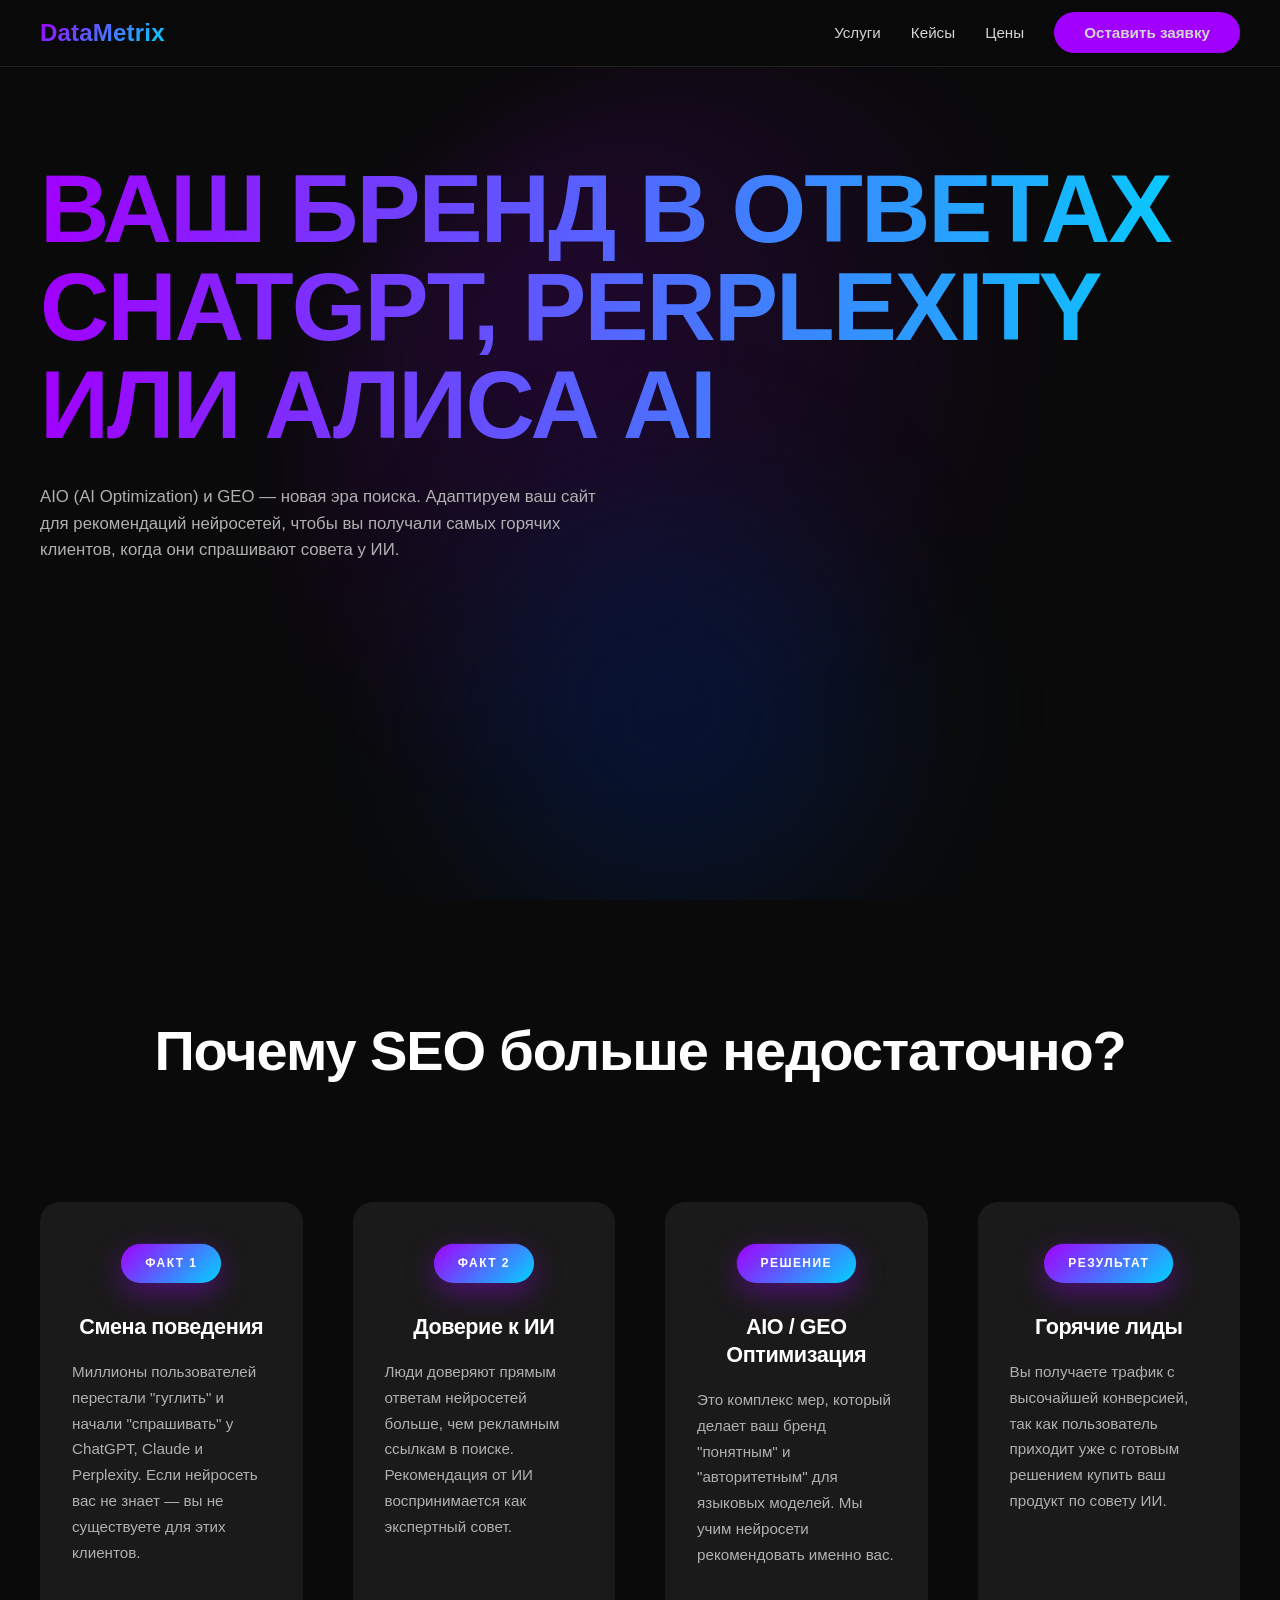
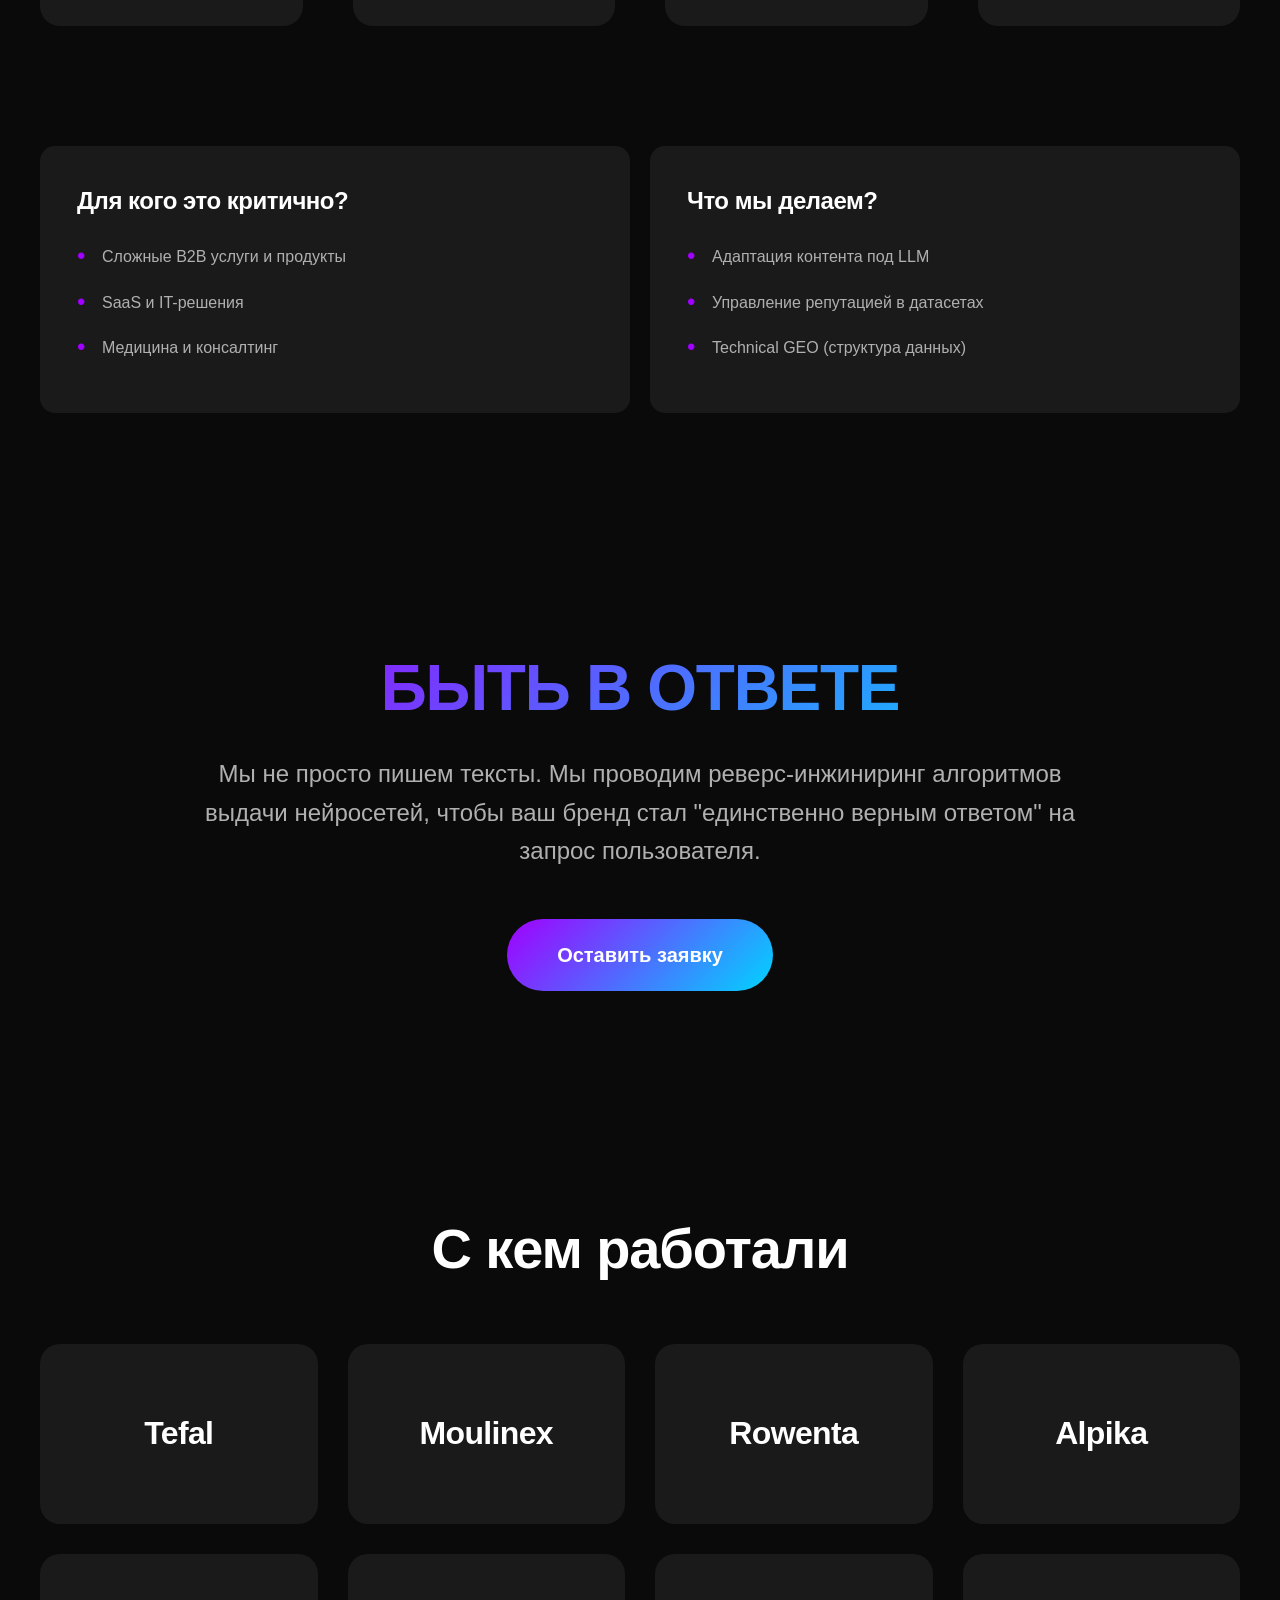
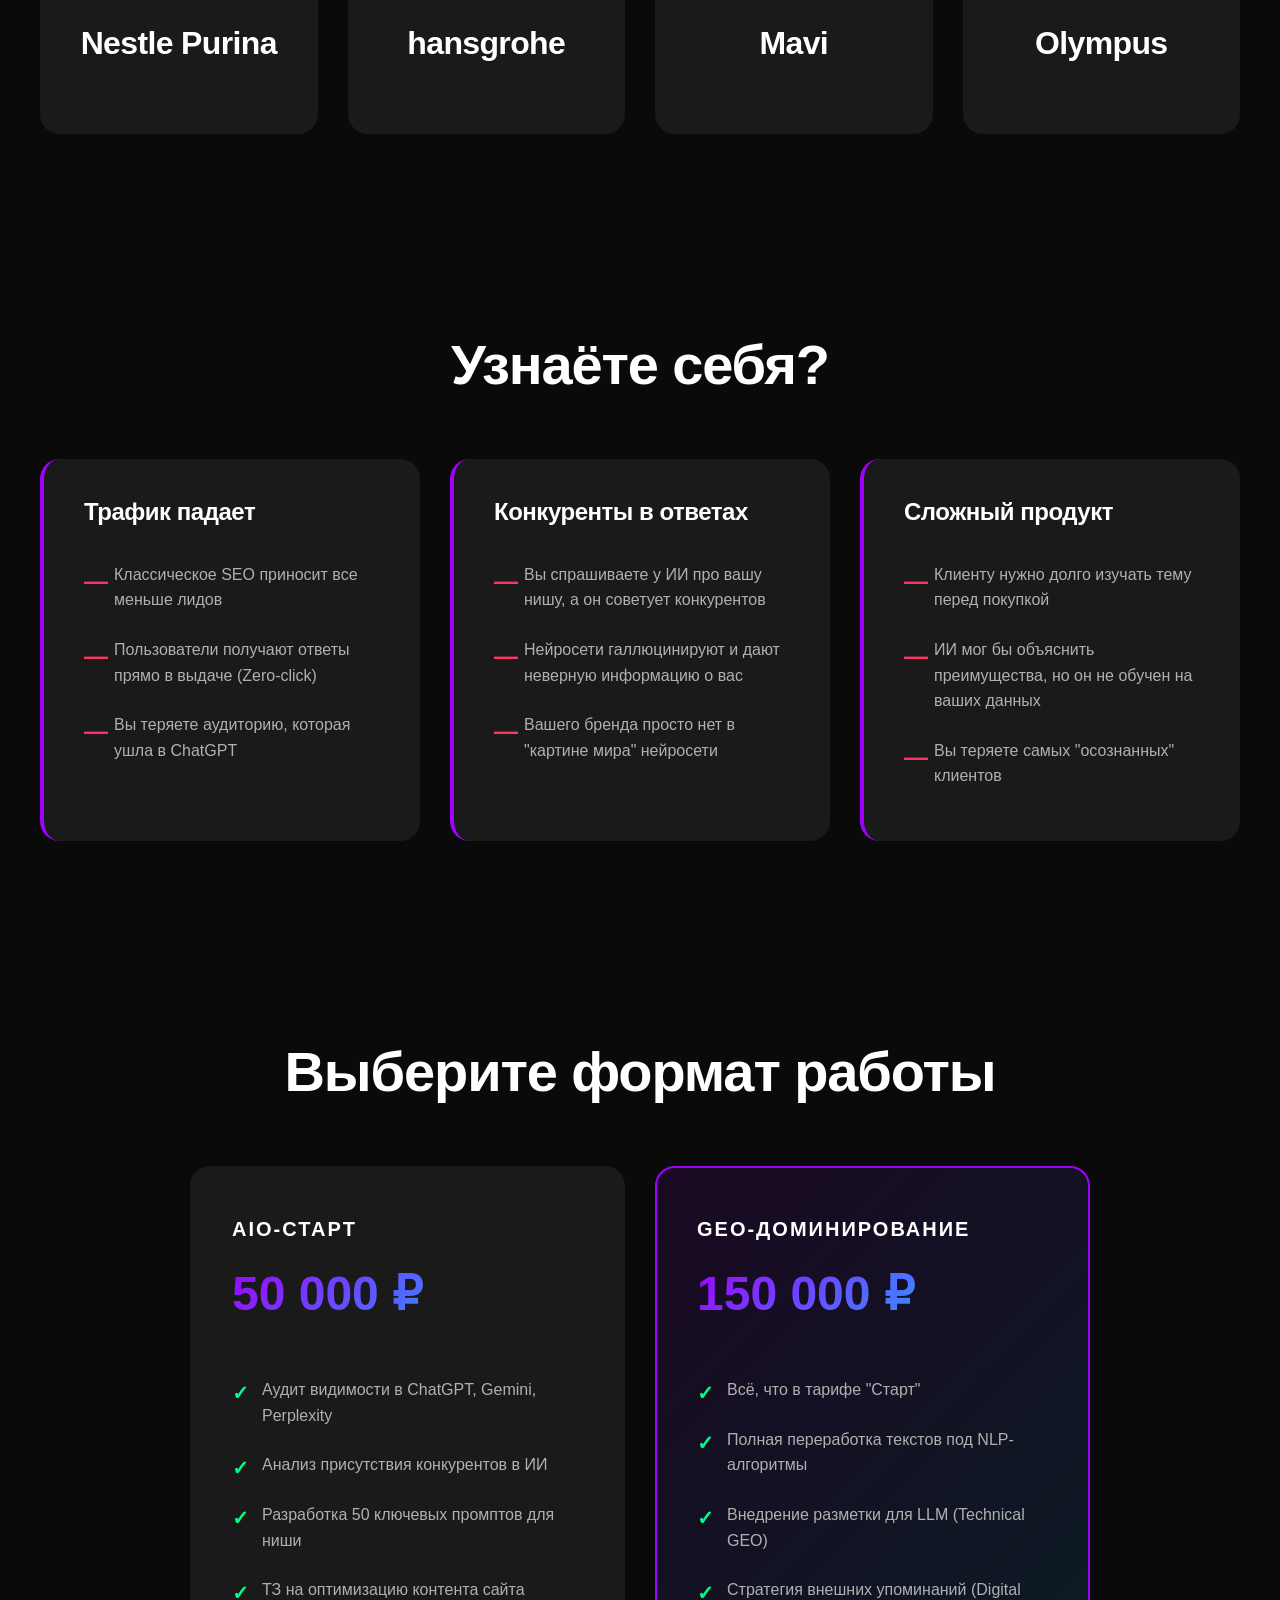
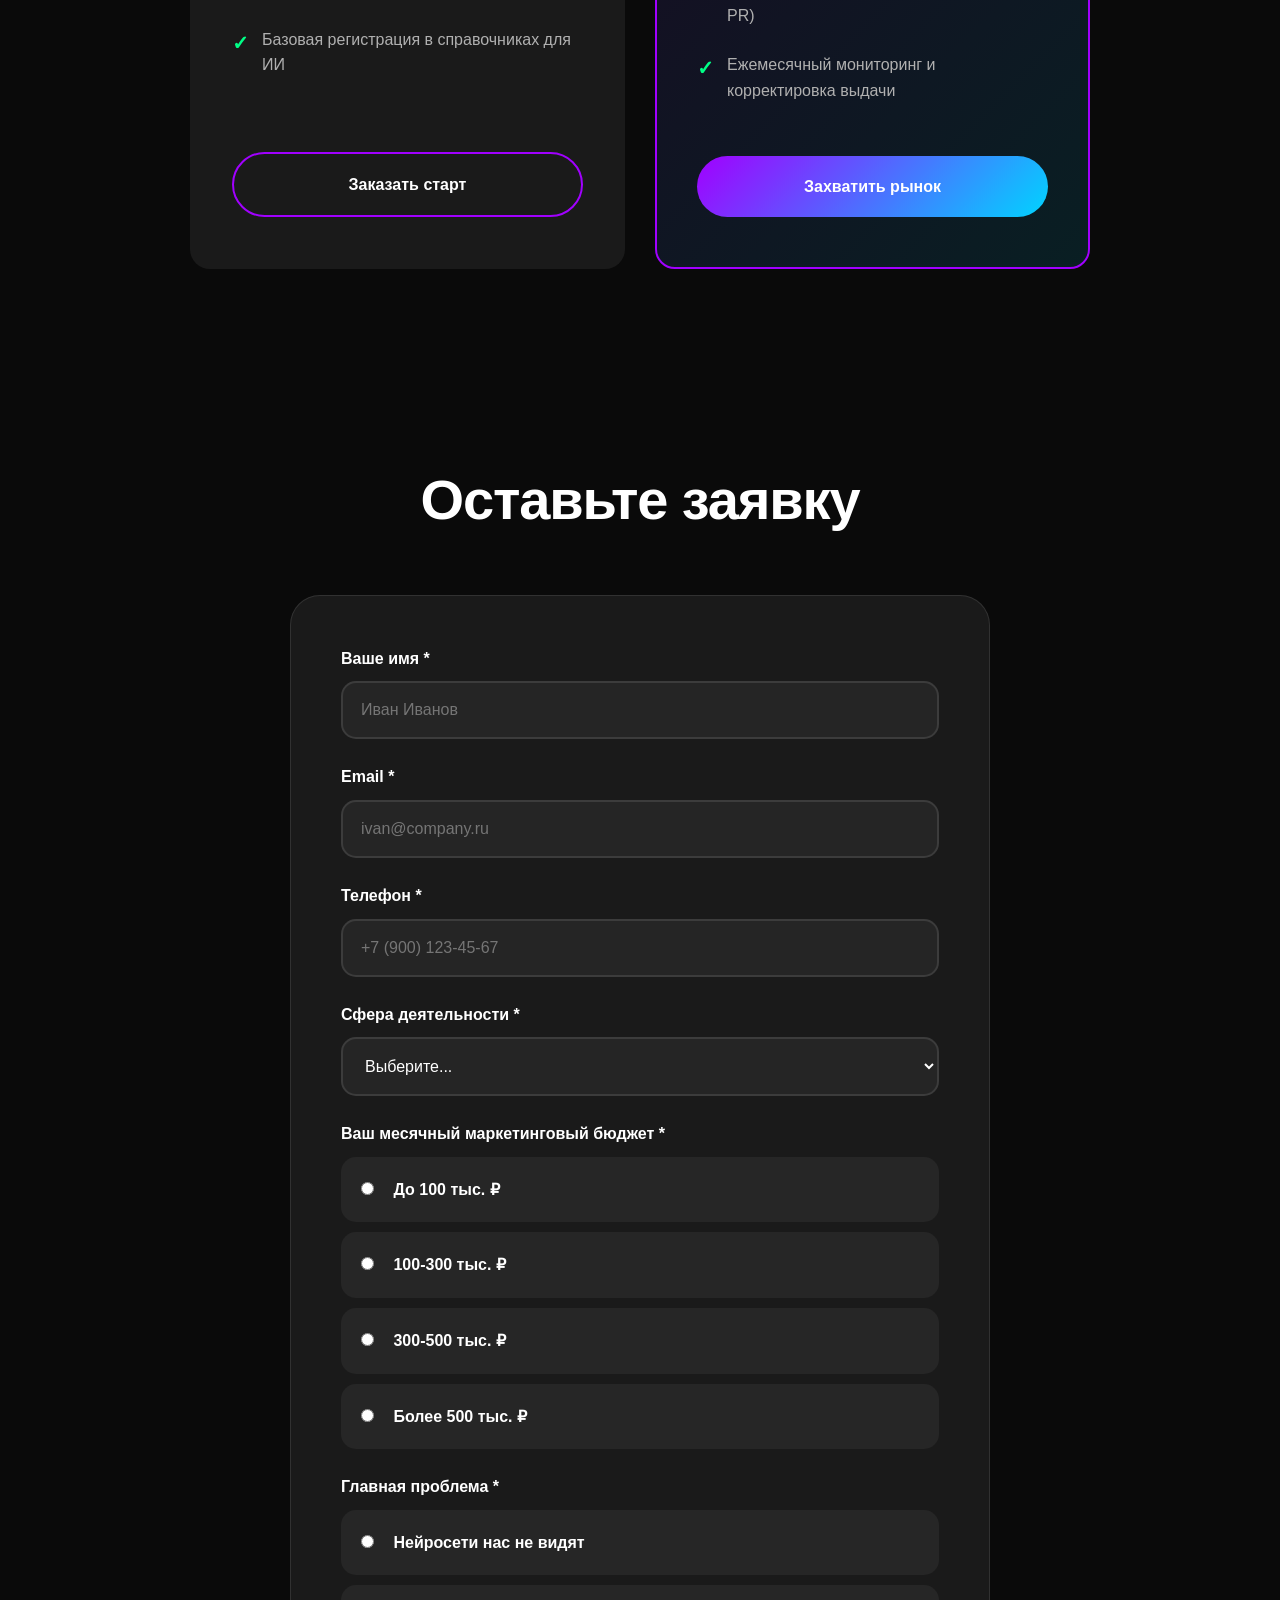
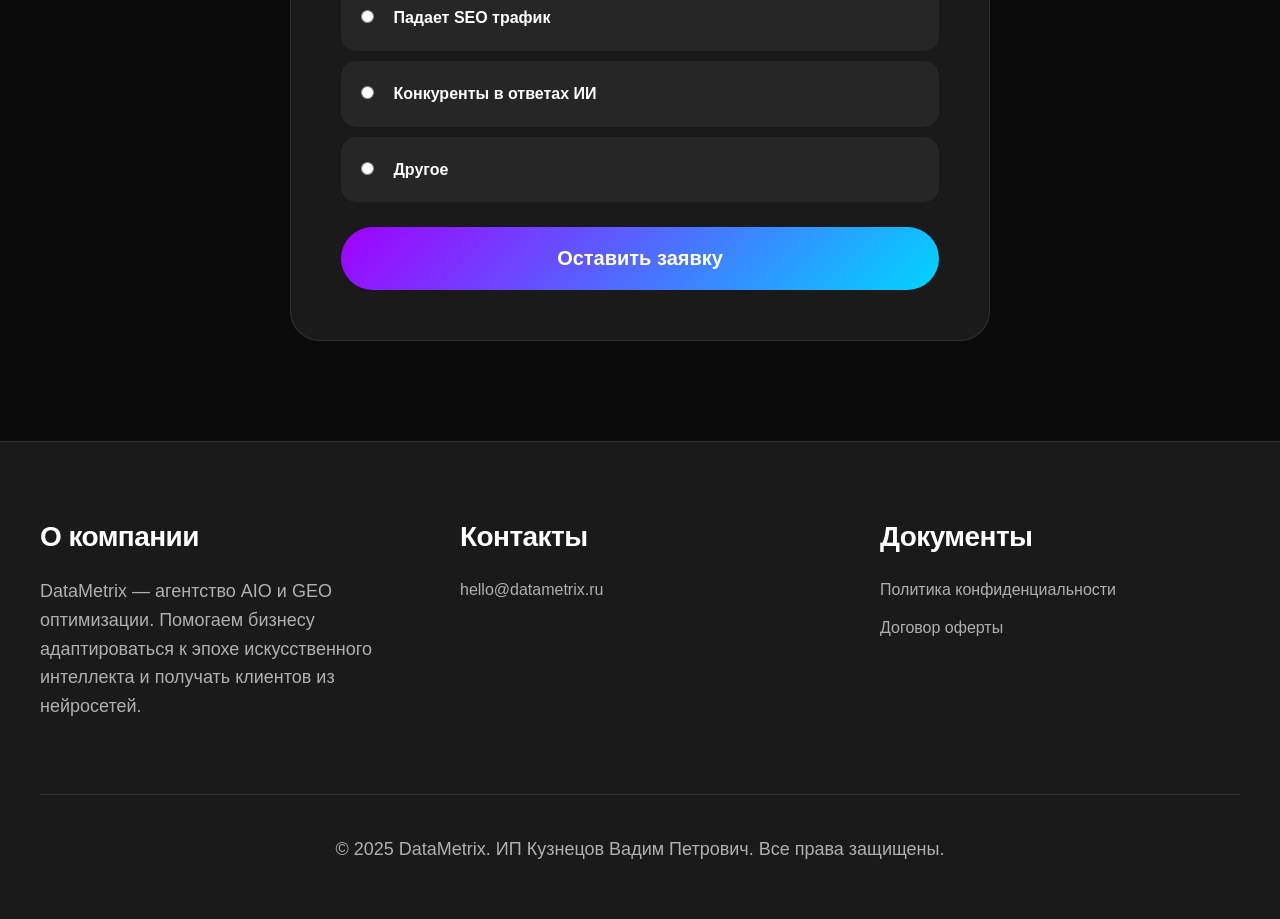
<file: index.html>
<!DOCTYPE html>
<html lang="ru">

<head>
    <meta charset="UTF-8">
    <link rel="icon" type="image/svg+xml" href="/content/favicon.svg">
    <meta name="viewport" content="width=device-width, initial-scale=1.0">
    <title>DataMetrix - AIO & GEO Оптимизация | Вывод бренда в ответы нейросетей</title>
    <meta name="description"
        content="AIO (AI Optimization) и GEO (Generative Engine Optimization). Адаптируем ваш сайт и контент, чтобы ChatGPT, Perplexity и Gemini рекомендовали именно вас.">
    <link rel="stylesheet" href="/styles/main.css">

    <script>
        // Animation on scroll (only for timeline)
        document.addEventListener('DOMContentLoaded', function () {
            const observer = new IntersectionObserver((entries) => {
                entries.forEach(entry => {
                    if (entry.isIntersecting) {
                        entry.target.classList.add('visible');
                    }
                });
            }, {
                threshold: 0.1,
                rootMargin: '0px'
            });

            // Only observe timeline elements
            document.querySelectorAll('.timeline-step').forEach(step => {
                observer.observe(step);
            });
        });
    </script>

    <!-- Yandex.Metrika counter -->
    <script type="text/javascript">
        (function (m, e, t, r, i, k, a) {
            m[i] = m[i] || function () { (m[i].a = m[i].a || []).push(arguments) };
            m[i].l = 1 * new Date();
            for (var j = 0; j < document.scripts.length; j++) { if (document.scripts[j].src === r) { return; } }
            k = e.createElement(t), a = e.getElementsByTagName(t)[0], k.async = 1, k.src = r, a.parentNode.insertBefore(k, a)
        })(window, document, 'script', 'https://mc.yandex.ru/metrika/tag.js?id=105110659', 'ym');

        ym(105110659, 'init', { ssr: true, webvisor: true, clickmap: true, ecommerce: "dataLayer", accurateTrackBounce: true, trackLinks: true });
    </script>
    <noscript>
        <div><img src="https://mc.yandex.ru/watch/105110659" style="position:absolute; left:-9999px;" alt="" /></div>
    </noscript>
    <!-- /Yandex.Metrika counter -->
</head>

<body>

    <!-- Header -->
    <header>
        <div class="container">
            <div class="header-content">
                <h1 class="site-title">
                    <a href="#" class="logo">DataMetrix</a>
                    <span class="visually-hidden">DataMetrix - AIO и GEO оптимизация сайтов. Продвижение в нейросетях
                        ChatGPT, Perplexity, Gemini и Алиса AI</span>
                </h1>
                <nav>
                    <ul class="nav-menu">
                        <li><a href="#services">Услуги</a></li>
                        <li><a href="">Кейсы</a></li>
                        <li><a href="#pricing">Цены</a></li>
                        <li><a href="#contact" class="cta-header">Оставить заявку</a></li>
                    </ul>
                </nav>
            </div>
        </div>
    </header>

    <!-- Hero Section -->
    <section class="hero">
        <div class="container">
            <div class="hero-content">
                <h2>Ваш бренд в ответах ChatGPT, Perplexity или Алиса AI</h2>
                <p class="hero-subtitle">AIO (AI Optimization) и GEO — новая эра поиска. Адаптируем ваш сайт для
                    рекомендаций нейросетей, чтобы вы получали самых горячих клиентов, когда они спрашивают совета у ИИ.
                </p>
            </div>
        </div>
    </section>

    <!-- Process Timeline Section -->
    <section id="services" class="process-timeline-section">
        <div class="container">
            <h2 class="section-title">Почему SEO больше недостаточно?</h2>

            <div class="timeline-wrapper">
                <!-- Timeline Steps -->
                <div class="timeline-steps">
                    <!-- Step 1 -->
                    <div class="timeline-step" data-step="1">
                        <div class="step-label-marker">
                            <span class="step-label">ФАКТ 1</span>
                            <div class="label-pulse"></div>
                        </div>
                        <div class="step-content">
                            <h3>Смена поведения</h3>
                            <p>Миллионы пользователей перестали "гуглить" и начали "спрашивать" у ChatGPT, Claude и
                                Perplexity. Если нейросеть вас не знает — вы не существуете для этих клиентов.</p>
                        </div>
                    </div>

                    <!-- Step 2 -->
                    <div class="timeline-step" data-step="2">
                        <div class="step-label-marker">
                            <span class="step-label">ФАКТ 2</span>
                            <div class="label-pulse"></div>
                        </div>
                        <div class="step-content">
                            <h3>Доверие к ИИ</h3>
                            <p>Люди доверяют прямым ответам нейросетей больше, чем рекламным ссылкам в поиске.
                                Рекомендация от ИИ воспринимается как экспертный совет.</p>
                        </div>
                    </div>

                    <!-- Step 3 -->
                    <div class="timeline-step" data-step="3">
                        <div class="step-label-marker">
                            <span class="step-label">РЕШЕНИЕ</span>
                            <div class="label-pulse"></div>
                        </div>
                        <div class="step-content">
                            <h3>AIO / GEO Оптимизация</h3>
                            <p>Это комплекс мер, который делает ваш бренд "понятным" и "авторитетным" для языковых
                                моделей. Мы учим нейросети рекомендовать именно вас.</p>
                        </div>
                    </div>

                    <!-- Step 4 -->
                    <div class="timeline-step" data-step="4">
                        <div class="step-label-marker">
                            <span class="step-label">РЕЗУЛЬТАТ</span>
                            <div class="label-pulse"></div>
                        </div>
                        <div class="step-content">
                            <h3>Горячие лиды</h3>
                            <p>Вы получаете трафик с высочайшей конверсией, так как пользователь приходит уже с готовым
                                решением купить ваш продукт по совету ИИ.</p>
                        </div>
                    </div>
                </div>
            </div>

            <!-- Industries Mini Grid Below Timeline - UPDATED -->
            <div class="industries-mini-grid">
                <div class="industry-mini-card">
                    <h4>Для кого это критично?</h4>
                    <ul>
                        <li>Сложные B2B услуги и продукты</li>
                        <li>SaaS и IT-решения</li>
                        <li>Медицина и консалтинг</li>
                    </ul>
                </div>
                <div class="industry-mini-card">
                    <h4>Что мы делаем?</h4>
                    <ul>
                        <li>Адаптация контента под LLM</li>
                        <li>Управление репутацией в датасетах</li>
                        <li>Technical GEO (структура данных)</li>
                    </ul>
                </div>
            </div>
        </div>
    </section>

    <!-- Value Section -->
    <section class="value-section">
        <div class="container">
            <div class="value-content">
                <h2 class="value-title">БЫТЬ В ОТВЕТЕ</h2>
                <p class="value-description">Мы не просто пишем тексты. Мы проводим реверс-инжиниринг алгоритмов выдачи
                    нейросетей, чтобы ваш бренд стал "единственно верным ответом" на запрос пользователя.</p>
                <a href="#contact" class="cta-button">Оставить заявку</a>
            </div>
        </div>
    </section>

    <!-- Companies Section -->
    <section class="companies-section">
        <div class="container">
            <h2 class="section-title">С кем работали</h2>

            <div class="companies-grid">
                <div class="company-card">
                    <div class="company-logo">Tefal</div>
                </div>

                <div class="company-card">
                    <div class="company-logo">Moulinex</div>
                </div>

                <div class="company-card">
                    <div class="company-logo">Rowenta</div>
                </div>

                <div class="company-card">
                    <div class="company-logo">Alpika</div>
                </div>

                <div class="company-card">
                    <div class="company-logo">Nestle Purina</div>
                </div>

                <div class="company-card">
                    <div class="company-logo">hansgrohe</div>
                </div>

                <div class="company-card">
                    <div class="company-logo">Mavi</div>
                </div>

                <div class="company-card">
                    <div class="company-logo">Olympus</div>
                </div>
            </div>
        </div>
    </section>


    <!-- Pain Points Section -->
    <section class="pain-points">
        <div class="container">
            <h2 class="section-title">Узнаёте себя?</h2>

            <div class="pain-grid">
                <div class="pain-card">
                    <h3>Трафик падает</h3>
                    <ul>
                        <li>Классическое SEO приносит все меньше лидов</li>
                        <li>Пользователи получают ответы прямо в выдаче (Zero-click)</li>
                        <li>Вы теряете аудиторию, которая ушла в ChatGPT</li>
                    </ul>
                </div>

                <div class="pain-card">
                    <h3>Конкуренты в ответах</h3>
                    <ul>
                        <li>Вы спрашиваете у ИИ про вашу нишу, а он советует конкурентов</li>
                        <li>Нейросети галлюцинируют и дают неверную информацию о вас</li>
                        <li>Вашего бренда просто нет в "картине мира" нейросети</li>
                    </ul>
                </div>

                <div class="pain-card">
                    <h3>Сложный продукт</h3>
                    <ul>
                        <li>Клиенту нужно долго изучать тему перед покупкой</li>
                        <li>ИИ мог бы объяснить преимущества, но он не обучен на ваших данных</li>
                        <li>Вы теряете самых "осознанных" клиентов</li>
                    </ul>
                </div>
            </div>
        </div>
    </section>

    <!-- Pricing Section -->
    <section id="pricing" class="pricing">
        <div class="container">
            <h2 class="section-title">Выберите формат работы</h2>

            <div class="pricing-grid" style="grid-template-columns: repeat(2, 1fr); max-width: 900px; margin: 0 auto;">
                <div class="pricing-card">
                    <h3 class="pricing-title">AIO-Старт</h3>
                    <div class="pricing-price">50 000 ₽</div>

                    <ul class="pricing-features">
                        <li>Аудит видимости в ChatGPT, Gemini, Perplexity</li>
                        <li>Анализ присутствия конкурентов в ИИ</li>
                        <li>Разработка 50 ключевых промптов для ниши</li>
                        <li>ТЗ на оптимизацию контента сайта</li>
                        <li>Базовая регистрация в справочниках для ИИ</li>
                    </ul>

                    <a href="#contact" class="pricing-cta">Заказать старт</a>
                </div>

                <div class="pricing-card featured">
                    <h3 class="pricing-title">GEO-Доминирование</h3>
                    <div class="pricing-price">150 000 ₽</div>

                    <ul class="pricing-features">
                        <li>Всё, что в тарифе "Старт"</li>
                        <li>Полная переработка текстов под NLP-алгоритмы</li>
                        <li>Внедрение разметки для LLM (Technical GEO)</li>
                        <li>Стратегия внешних упоминаний (Digital PR)</li>
                        <li>Ежемесячный мониторинг и корректировка выдачи</li>
                    </ul>

                    <a href="#contact" class="pricing-cta">Захватить рынок</a>
                </div>
            </div>
        </div>
    </section>

    <!-- Contact Form -->
    <section id="contact" class="contact-form">
        <div class="container">
            <h2 class="section-title">Оставьте заявку</h2>

            <div class="form-container">
                <form action="https://formspree.io/f/xdkprjly" method="POST">
                    <div class="form-group">
                        <label for="name">Ваше имя *</label>
                        <input type="text" id="name" name="name" required placeholder="Иван Иванов">
                    </div>

                    <div class="form-group">
                        <label for="email">Email *</label>
                        <input type="email" id="email" name="email" required placeholder="ivan@company.ru">
                    </div>

                    <div class="form-group">
                        <label for="phone">Телефон *</label>
                        <input type="tel" id="phone" name="phone" required placeholder="+7 (900) 123-45-67">
                    </div>

                    <div class="form-group">
                        <label for="industry">Сфера деятельности *</label>
                        <select id="industry" name="industry" required>
                            <option value="">Выберите...</option>
                            <option value="manufacturing">Производство</option>
                            <option value="ecommerce">Онлайн-торговля</option>
                            <option value="other">Другое</option>
                        </select>
                    </div>

                    <div class="form-group">
                        <label>Ваш месячный маркетинговый бюджет *</label>
                        <label class="radio-option">
                            <input type="radio" name="budget" value="До 100 тыс. ₽" required>
                            <span>До 100 тыс. ₽</span>
                        </label>
                        <label class="radio-option">
                            <input type="radio" name="budget" value="100-300 тыс. ₽">
                            <span>100-300 тыс. ₽</span>
                        </label>
                        <label class="radio-option">
                            <input type="radio" name="budget" value="300-500 тыс. ₽">
                            <span>300-500 тыс. ₽</span>
                        </label>
                        <label class="radio-option">
                            <input type="radio" name="budget" value="Более 500 тыс. ₽">
                            <span>Более 500 тыс. ₽</span>
                        </label>
                    </div>

                    <div class="form-group">
                        <label>Главная проблема *</label>
                        <label class="radio-option">
                            <input type="radio" name="problem" value="Нейросети нас не видят" required>
                            <span>Нейросети нас не видят</span>
                        </label>
                        <label class="radio-option">
                            <input type="radio" name="problem" value="Падает SEO трафик">
                            <span>Падает SEO трафик</span>
                        </label>
                        <label class="radio-option">
                            <input type="radio" name="problem" value="Конкуренты в ответах ИИ">
                            <span>Конкуренты в ответах ИИ</span>
                        </label>
                        <label class="radio-option">
                            <input type="radio" name="problem" value="Другое">
                            <span>Другое</span>
                        </label>
                    </div>

                    <input type="hidden" name="_subject" value="Новая заявка с DataMatrix">
                    <input type="hidden" name="_next" value="https://ваш-сайт.ru/thanks.html">

                    <button type="submit" class="submit-button">Оставить заявку</button>
                </form>
            </div>
        </div>
    </section>

    <!-- Footer -->
    <footer>
        <div class="container">
            <div class="footer-content">
                <div class="footer-section">
                    <h3>О компании</h3>
                    <p>DataMetrix — агентство AIO и GEO оптимизации. Помогаем бизнесу адаптироваться к эпохе
                        искусственного интеллекта и получать клиентов из нейросетей.</p>
                </div>

                <div class="footer-section">
                    <h3>Контакты</h3>
                    <a href="mailto:hello@manusai.ru">hello@datametrix.ru</a>
                </div>

                <div class="footer-section">
                    <h3>Документы</h3>
                    <a href="#">Политика конфиденциальности</a>
                    <a href="#">Договор оферты</a>
                </div>
            </div>

            <div class="footer-bottom">
                <p>© 2025 DataMetrix. ИП Кузнецов Вадим Петрович. Все права защищены.</p>
            </div>
        </div>
    </footer>

    <script>
        // Smooth scroll
        document.querySelectorAll('a[href^="#"]').forEach(anchor => {
            anchor.addEventListener('click', function (e) {
                e.preventDefault();
                const target = document.querySelector(this.getAttribute('href'));
                if (target) {
                    target.scrollIntoView({ behavior: 'smooth', block: 'start' });
                }
            });
        });

        // Form submission
        document.querySelector('form').addEventListener('submit', function (e) {
            e.preventDefault();
            alert('Спасибо за заявку! Мы свяжемся с вами в ближайшее время.');
        });

        // Intersection Observer for animations
        const observer = new IntersectionObserver(entries => {
            entries.forEach(entry => {
                if (entry.isIntersecting) {
                    entry.target.classList.add('fade-in');
                }
            });
        }, { threshold: 0.1 });

        // Observe sections except the hero to avoid animating hero content on load
        document.querySelectorAll('section:not(.hero), .feature-card, .pain-card, .pricing-card').forEach(el => {
            observer.observe(el);
        });

        // Parallax effect for hero
        window.addEventListener('scroll', () => {
            const scrolled = window.pageYOffset;
            const hero = document.querySelector('.hero');
            if (hero) {
                hero.style.transform = `translateY(${scrolled * 0.5}px)`;
            }
        });
    </script>
</body>

</html>
</file>
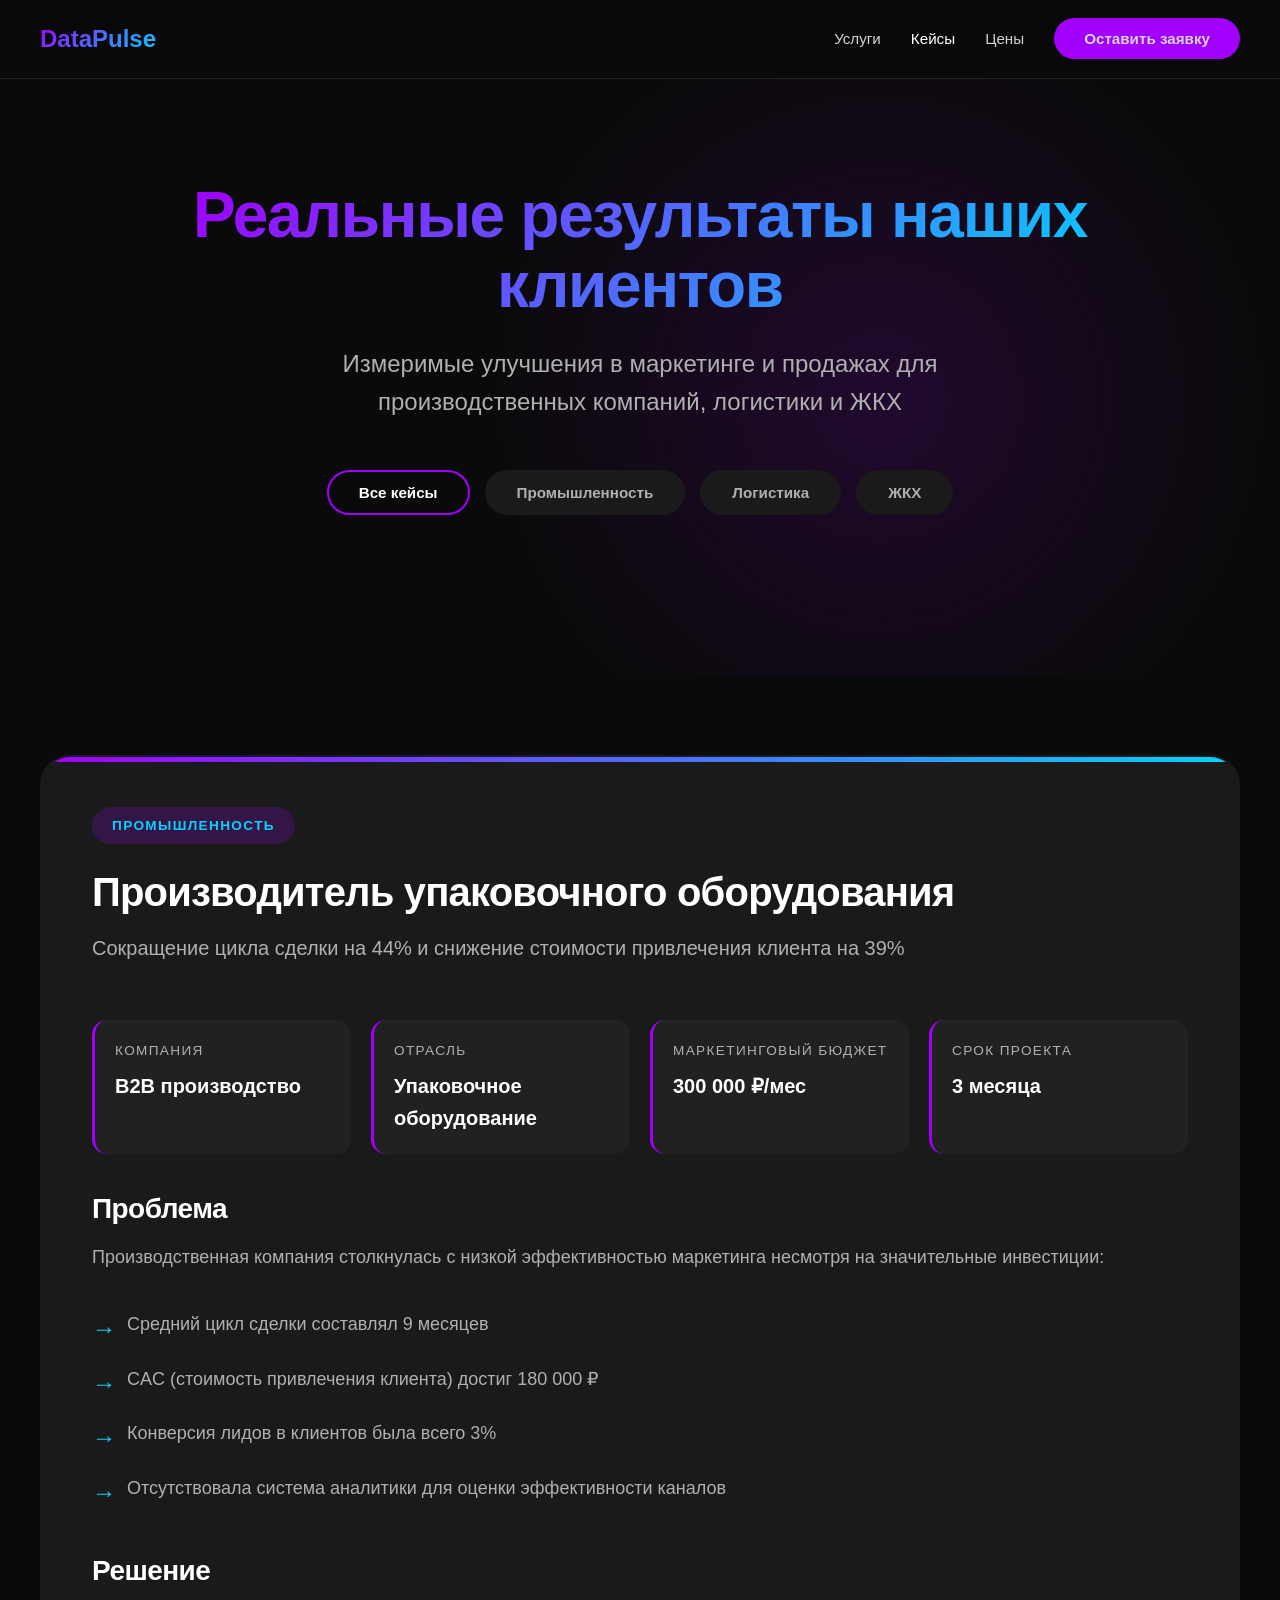
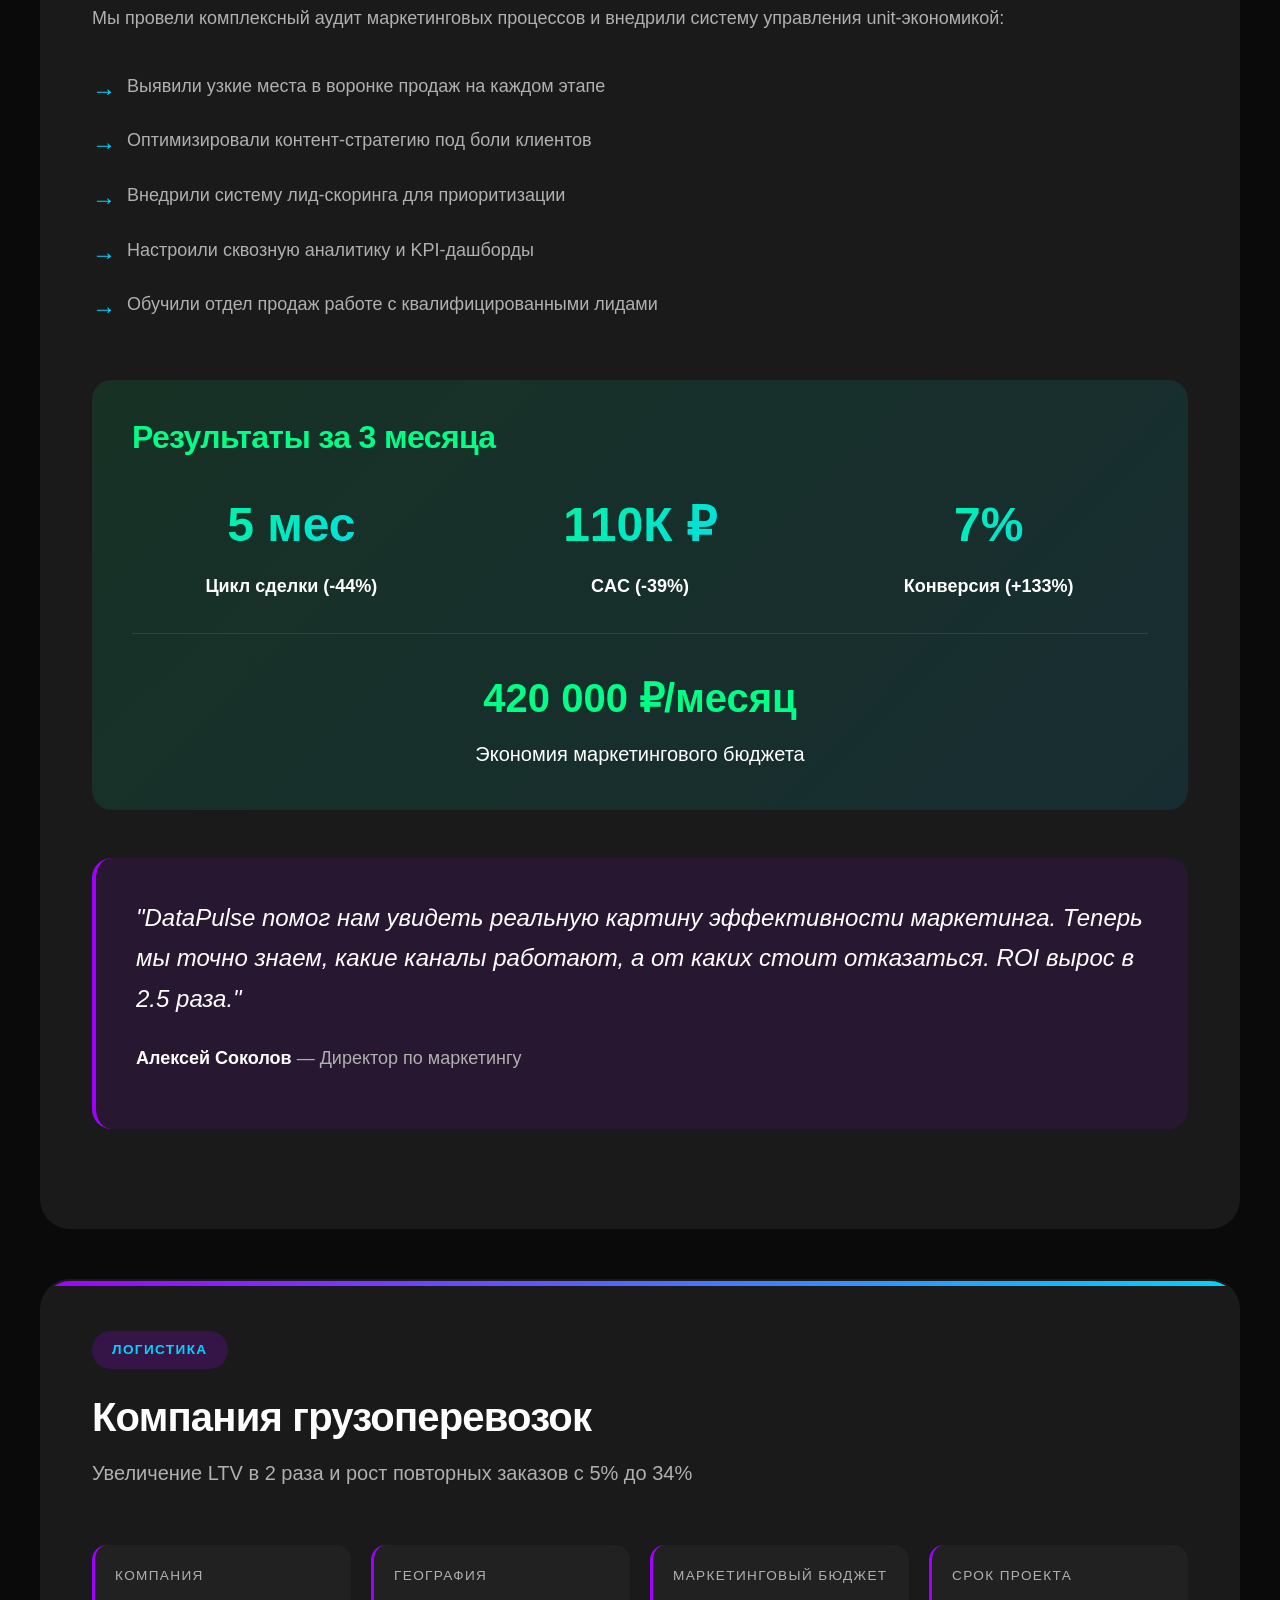
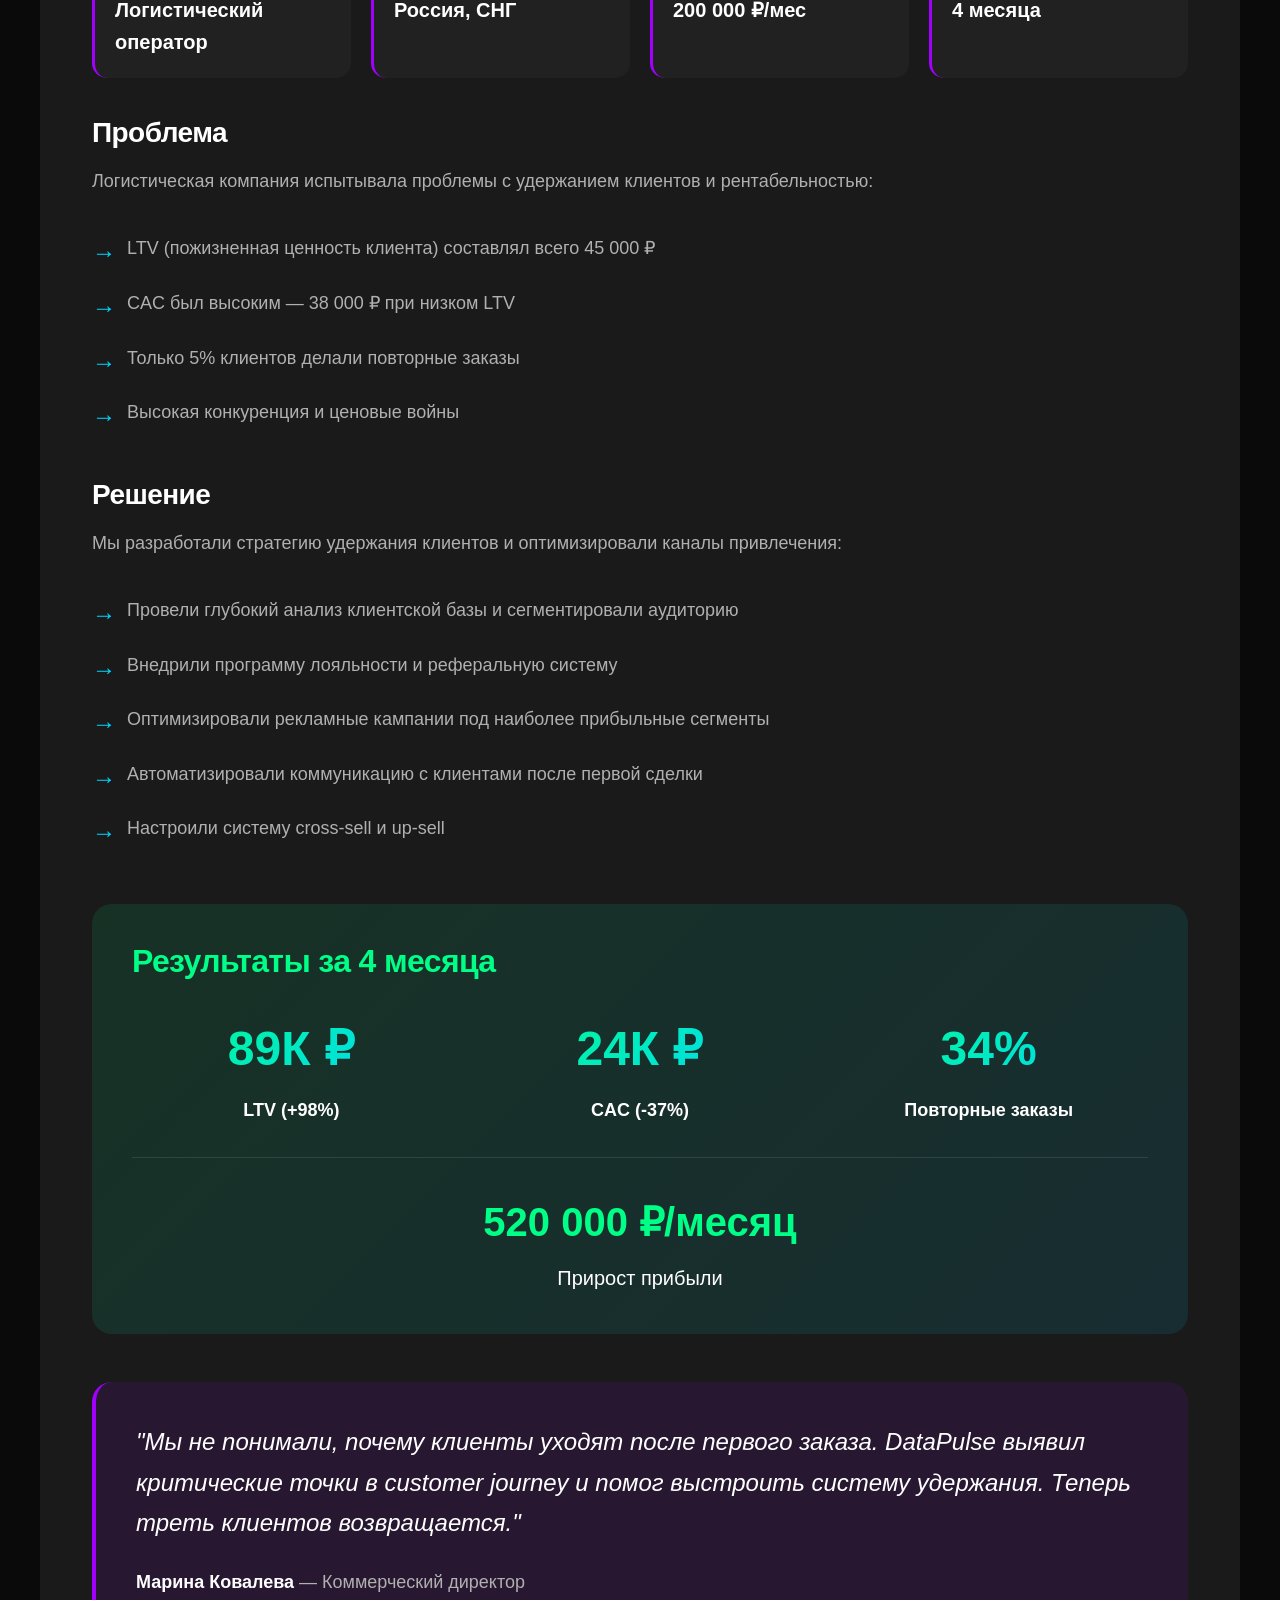
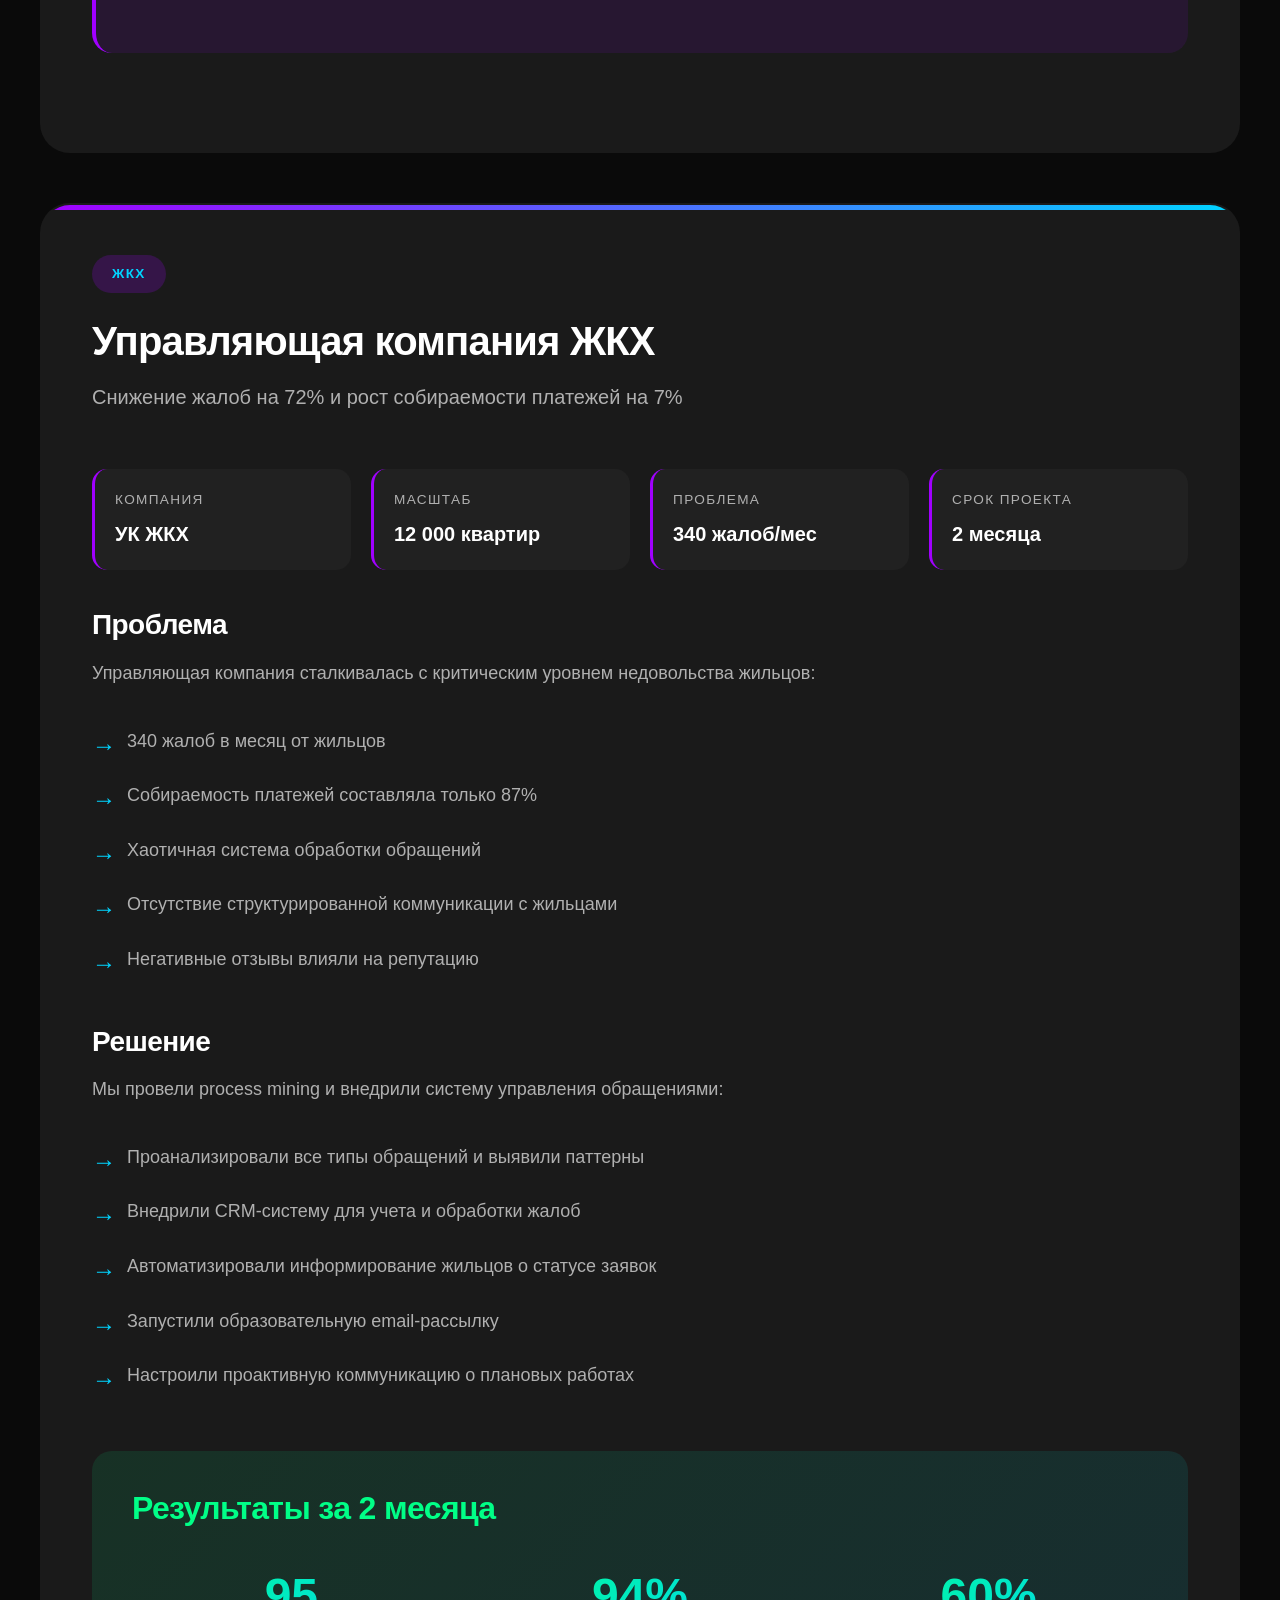
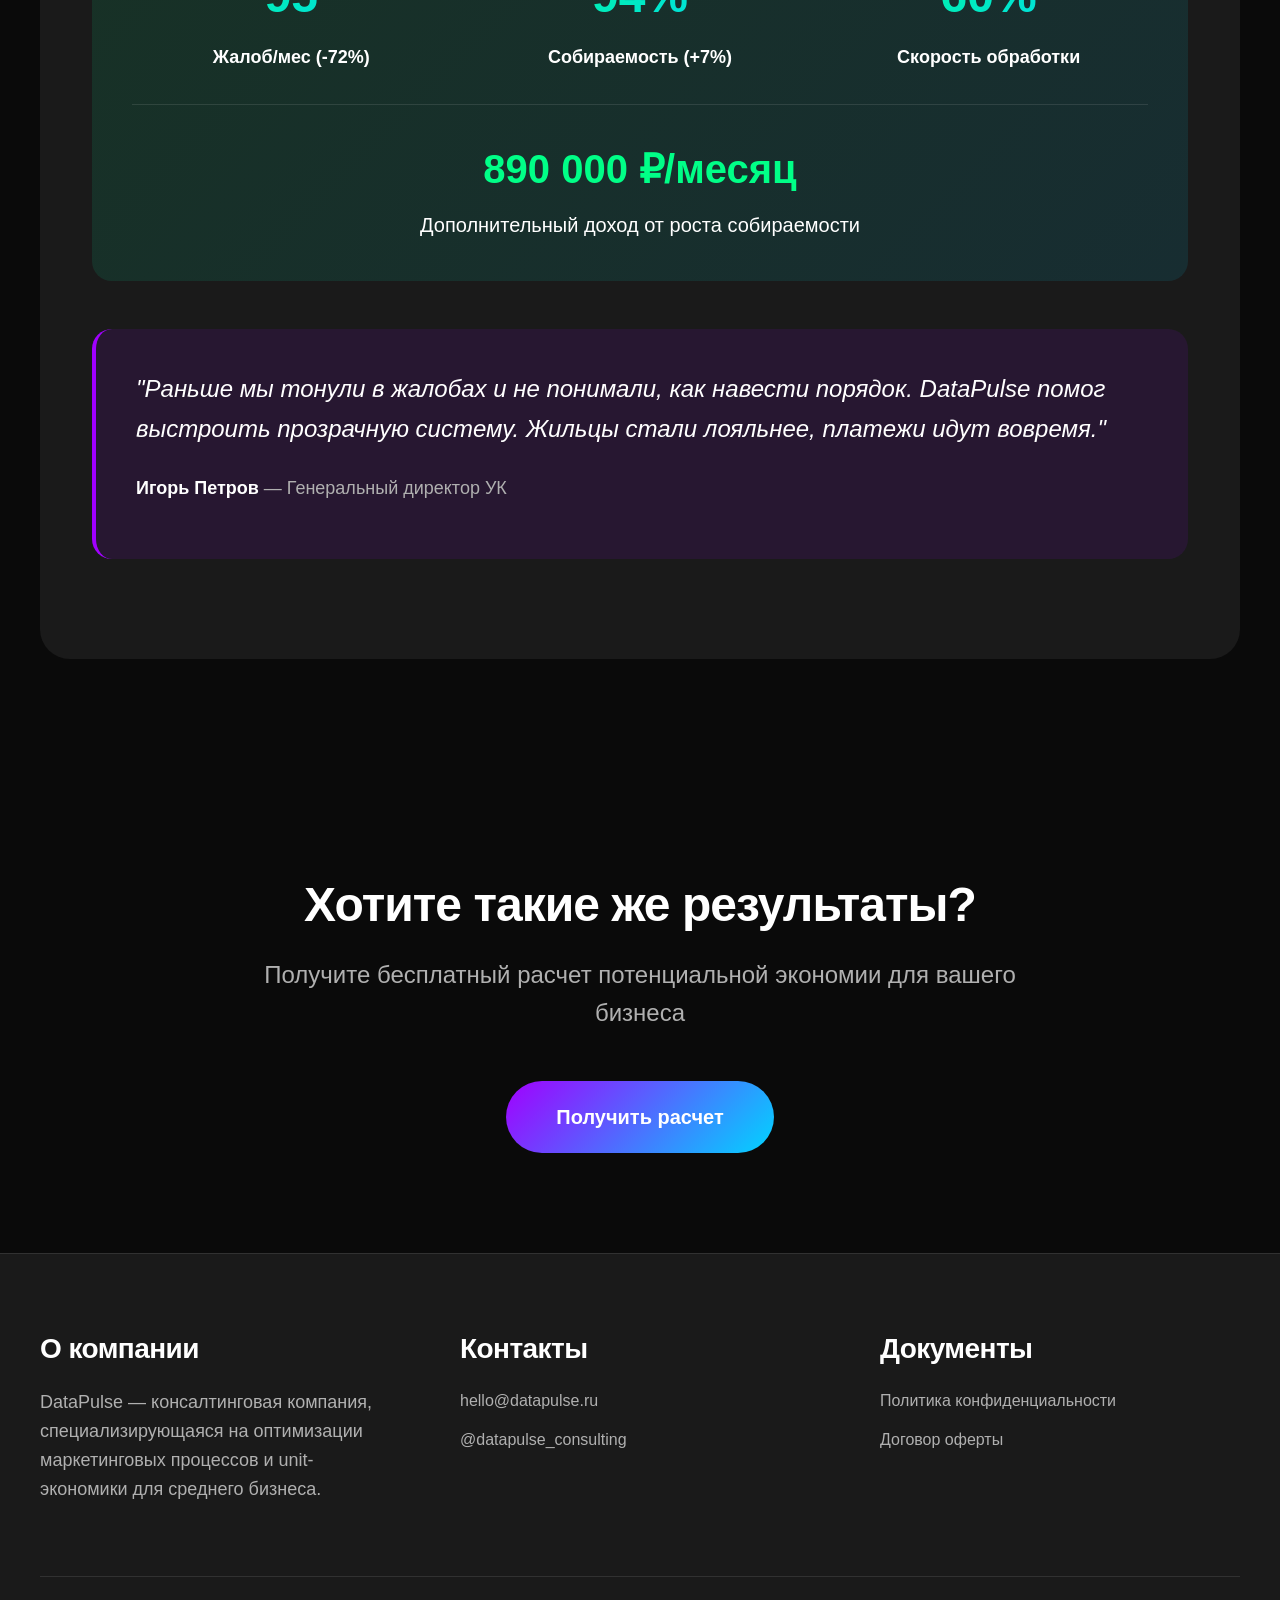
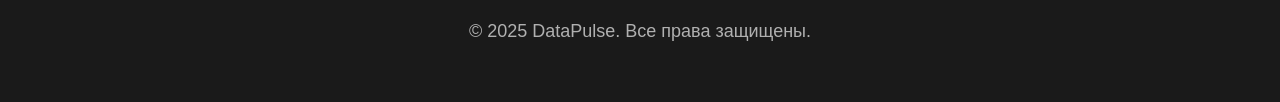
<file: cases.html>
<!DOCTYPE html>
<html lang="ru">
<head>
    <meta charset="UTF-8">
    <meta name="viewport" content="width=device-width, initial-scale=1.0">
    <title>Кейсы - DataPulse | Реальные результаты наших клиентов</title>
    <meta name="description" content="Кейсы по оптимизации маркетинга для промышленности, логистики и ЖКХ. Реальные результаты: экономия от 100 000 ₽ за первый месяц.">
    <style>
        * {
            margin: 0;
            padding: 0;
            box-sizing: border-box;
        }

        :root {
            --primary-color: #A100FF;
            --accent-color: #00D4FF;
            --bg-dark: #0A0A0A;
            --bg-card: #1A1A1A;
            --text-primary: #FFFFFF;
            --text-secondary: #B0B0B0;
            --success: #00FF87;
            --warning: #FF3366;
        }

        body {
            font-family: -apple-system, BlinkMacSystemFont, 'Segoe UI', 'Helvetica Neue', Arial, sans-serif;
            line-height: 1.6;
            color: var(--text-primary);
            background: var(--bg-dark);
            overflow-x: hidden;
        }

        h1, h2, h3, h4, h5, h6 {
            font-weight: 700;
            line-height: 1.1;
            margin-bottom: 1rem;
            letter-spacing: -0.02em;
        }

        h1 {
            font-size: 4rem;
            background: linear-gradient(135deg, var(--primary-color) 0%, var(--accent-color) 100%);
            -webkit-background-clip: text;
            -webkit-text-fill-color: transparent;
            background-clip: text;
        }

        h2 {
            font-size: 3rem;
            color: var(--text-primary);
        }

        h3 {
            font-size: 1.75rem;
            color: var(--text-primary);
        }

        p {
            margin-bottom: 1rem;
            font-size: 1.125rem;
            color: var(--text-secondary);
        }

        .container {
            max-width: 1400px;
            margin: 0 auto;
            padding: 0 40px;
        }

        /* Header */
        header {
            background: rgba(10, 10, 10, 0.95);
            padding: 20px 0;
            position: fixed;
            top: 0;
            left: 0;
            right: 0;
            z-index: 1000;
            backdrop-filter: blur(20px);
            border-bottom: 1px solid rgba(255, 255, 255, 0.1);
        }

        .header-content {
            display: flex;
            justify-content: space-between;
            align-items: center;
        }

        .logo {
            font-size: 1.5rem;
            font-weight: 700;
            background: linear-gradient(135deg, var(--primary-color) 0%, var(--accent-color) 100%);
            -webkit-background-clip: text;
            background-clip: text;
            -webkit-text-fill-color: transparent;
            text-decoration: none;
        }

        .nav-menu {
            display: flex;
            gap: 30px;
            list-style: none;
            align-items: center;
        }

        .nav-menu a {
            color: #d4d4d4;
            text-decoration: none;
            transition: color 0.3s ease;
            font-size: 0.95rem;
        }

        .nav-menu a:hover,
        .nav-menu a.active {
            color: var(--text-primary);
        }

        .cta-header {
            background: var(--primary-color);
            color: var(--text-primary);
            padding: 12px 30px;
            border-radius: 30px;
            text-decoration: none;
            font-weight: 600;
            transition: all 0.3s ease;
            font-size: 0.95rem;
        }

        .cta-header:hover {
            background: var(--accent-color);
            transform: translateY(-2px);
            box-shadow: 0 10px 30px rgba(161, 0, 255, 0.4);
        }

        /* Hero Cases */
        .hero-cases {
            background: var(--bg-dark);
            padding: 180px 0 100px;
            position: relative;
            overflow: hidden;
            text-align: center;
        }

        .hero-cases::before {
            content: '';
            position: absolute;
            top: 0;
            right: 0;
            width: 800px;
            height: 800px;
            background: radial-gradient(circle, rgba(161, 0, 255, 0.15) 0%, transparent 70%);
            border-radius: 50%;
        }

        .hero-cases-content {
            position: relative;
            z-index: 1;
            max-width: 900px;
            margin: 0 auto;
        }

        .hero-cases h1 {
            margin-bottom: 1.5rem;
        }

        .hero-cases p {
            font-size: 1.5rem;
            color: var(--text-secondary);
            max-width: 700px;
            margin: 0 auto 3rem;
        }

        /* Filter Tabs */
        .filter-tabs {
            display: flex;
            justify-content: center;
            gap: 15px;
            margin-bottom: 60px;
            flex-wrap: wrap;
        }

        .filter-tab {
            background: var(--bg-card);
            color: var(--text-secondary);
            padding: 12px 30px;
            border-radius: 30px;
            border: 2px solid transparent;
            cursor: pointer;
            transition: all 0.3s ease;
            font-weight: 600;
            font-size: 0.95rem;
        }

        .filter-tab:hover,
        .filter-tab.active {
            background: transparent;
            border-color: var(--primary-color);
            color: var(--text-primary);
        }

        /* Cases Grid */
        .cases-section {
            padding: 80px 0 120px;
            background: var(--bg-dark);
        }

        .cases-grid {
            display: grid;
            gap: 50px;
        }

        /* Case Card - Featured Style */
        .case-card-featured {
            background: var(--bg-card);
            border-radius: 30px;
            overflow: hidden;
            transition: all 0.4s ease;
            border: 2px solid transparent;
            position: relative;
        }

        .case-card-featured:hover {
            border-color: var(--primary-color);
            transform: translateY(-5px);
            box-shadow: 0 30px 80px rgba(161, 0, 255, 0.3);
        }

        .case-card-featured::before {
            content: '';
            position: absolute;
            top: 0;
            left: 0;
            right: 0;
            height: 5px;
            background: linear-gradient(90deg, var(--primary-color) 0%, var(--accent-color) 100%);
        }

        .case-content {
            padding: 50px;
        }

        .case-header {
            display: flex;
            justify-content: space-between;
            align-items: flex-start;
            margin-bottom: 2.5rem;
            flex-wrap: wrap;
            gap: 30px;
        }

        .case-industry {
            display: inline-block;
            background: rgba(161, 0, 255, 0.2);
            color: var(--accent-color);
            padding: 8px 20px;
            border-radius: 20px;
            font-size: 0.85rem;
            font-weight: 600;
            text-transform: uppercase;
            letter-spacing: 0.1em;
        }

        .case-title {
            font-size: 2.5rem;
            margin: 1.5rem 0 1rem;
            line-height: 1.2;
        }

        .case-subtitle {
            font-size: 1.25rem;
            color: var(--text-secondary);
            line-height: 1.6;
        }

        .case-meta-grid {
            display: grid;
            grid-template-columns: repeat(auto-fit, minmax(200px, 1fr));
            gap: 20px;
            margin: 2.5rem 0;
        }

        .case-meta-item {
            background: rgba(255, 255, 255, 0.03);
            padding: 20px;
            border-radius: 15px;
            border-left: 3px solid var(--primary-color);
        }

        .case-meta-label {
            font-size: 0.85rem;
            text-transform: uppercase;
            color: var(--text-secondary);
            margin-bottom: 0.5rem;
            letter-spacing: 0.1em;
        }

        .case-meta-value {
            font-size: 1.25rem;
            font-weight: 600;
            color: var(--text-primary);
        }

        /* Challenge & Solution */
        .case-section {
            margin: 2.5rem 0;
        }

        .case-section h3 {
            color: var(--text-primary);
            margin-bottom: 1rem;
            font-size: 1.75rem;
        }

        .case-section p {
            font-size: 1.125rem;
            line-height: 1.8;
            color: var(--text-secondary);
        }

        .case-section ul {
            list-style: none;
            margin: 1.5rem 0;
        }

        .case-section li {
            padding: 12px 0 12px 35px;
            position: relative;
            font-size: 1.125rem;
            line-height: 1.7;
            color: var(--text-secondary);
        }

        .case-section li::before {
            content: '→';
            position: absolute;
            left: 0;
            color: var(--accent-color);
            font-size: 1.5rem;
            font-weight: 700;
        }

        /* Results Section */
        .case-results {
            background: linear-gradient(135deg, rgba(0, 255, 135, 0.1) 0%, rgba(0, 212, 255, 0.1) 100%);
            padding: 40px;
            border-radius: 20px;
            margin-top: 3rem;
        }

        .case-results h3 {
            color: var(--success);
            margin-bottom: 2rem;
            font-size: 2rem;
        }

        .results-metrics {
            display: grid;
            grid-template-columns: repeat(auto-fit, minmax(250px, 1fr));
            gap: 30px;
            margin-bottom: 2rem;
        }

        .metric-item {
            text-align: center;
        }

        .metric-value {
            font-size: 3rem;
            font-weight: 700;
            background: linear-gradient(135deg, var(--success) 0%, var(--accent-color) 100%);
            -webkit-background-clip: text;
            background-clip: text;
            -webkit-text-fill-color: transparent;
            margin-bottom: 0.5rem;
        }

        .metric-label {
            font-size: 1.125rem;
            color: var(--text-primary);
            font-weight: 600;
        }

        .result-highlight {
            margin-top: 2rem;
            padding-top: 2rem;
            border-top: 1px solid rgba(255, 255, 255, 0.1);
            text-align: center;
        }

        .result-highlight-value {
            font-size: 2.5rem;
            font-weight: 700;
            color: var(--success);
            margin-bottom: 0.5rem;
        }

        .result-highlight-label {
            font-size: 1.25rem;
            color: var(--text-primary);
        }

        /* Quote */
        .case-quote {
            background: rgba(161, 0, 255, 0.1);
            padding: 40px;
            border-radius: 20px;
            border-left: 4px solid var(--primary-color);
            margin: 3rem 0;
        }

        .case-quote-text {
            font-size: 1.5rem;
            font-style: italic;
            color: var(--text-primary);
            line-height: 1.7;
            margin-bottom: 1.5rem;
        }

        .case-quote-author {
            font-size: 1.125rem;
            color: var(--text-secondary);
        }

        .case-quote-author strong {
            color: var(--text-primary);
        }

        /* CTA Section */
        .cta-section {
            padding: 100px 0;
            background: var(--bg-dark);
            text-align: center;
        }

        .cta-content {
            max-width: 800px;
            margin: 0 auto;
        }

        .cta-section h2 {
            font-size: 3rem;
            margin-bottom: 1.5rem;
        }

        .cta-section p {
            font-size: 1.5rem;
            margin-bottom: 3rem;
        }

        .cta-button {
            display: inline-block;
            background: linear-gradient(135deg, var(--primary-color) 0%, var(--accent-color) 100%);
            color: var(--text-primary);
            padding: 20px 50px;
            border-radius: 50px;
            text-decoration: none;
            font-weight: 600;
            font-size: 1.25rem;
            transition: all 0.3s ease;
        }

        .cta-button:hover {
            transform: translateY(-3px);
            box-shadow: 0 20px 40px rgba(161, 0, 255, 0.4);
        }

        /* Footer */
        footer {
            background: var(--bg-card);
            padding: 80px 0 40px;
            border-top: 1px solid rgba(255, 255, 255, 0.1);
        }

        .footer-content {
            display: grid;
            grid-template-columns: repeat(3, 1fr);
            gap: 60px;
            margin-bottom: 60px;
        }

        .footer-section h3 {
            color: var(--text-primary);
            margin-bottom: 1.5rem;
        }

        .footer-section p,
        .footer-section a {
            color: var(--text-secondary);
            text-decoration: none;
            display: block;
            margin-bottom: 0.8rem;
            transition: color 0.3s ease;
        }

        .footer-section a:hover {
            color: var(--primary-color);
        }

        .footer-bottom {
            text-align: center;
            padding-top: 40px;
            border-top: 1px solid rgba(255, 255, 255, 0.1);
            color: var(--text-secondary);
        }

        /* Responsive */
        @media (max-width: 768px) {
            .container {
                padding: 0 20px;
            }

            h1 {
                font-size: 2.5rem;
            }

            h2 {
                font-size: 2rem;
            }

            .hero-cases {
                padding: 140px 0 60px;
            }

            .hero-cases p {
                font-size: 1.25rem;
            }

            .nav-menu {
                display: none;
            }

            .case-content {
                padding: 30px 25px;
            }

            .case-title {
                font-size: 1.75rem;
            }

            .case-subtitle {
                font-size: 1.125rem;
            }

            .case-meta-grid {
                grid-template-columns: 1fr;
            }

            .results-metrics {
                grid-template-columns: 1fr;
                gap: 20px;
            }

            .metric-value {
                font-size: 2.5rem;
            }

            .case-quote {
                padding: 25px;
            }

            .case-quote-text {
                font-size: 1.25rem;
            }

            .footer-content {
                grid-template-columns: 1fr;
                gap: 40px;
            }

            .cta-section h2 {
                font-size: 2rem;
            }

            .cta-section p {
                font-size: 1.25rem;
            }
        }

        /* Smooth Scroll */
        html {
            scroll-behavior: smooth;
        }

        /* Custom Scrollbar */
        ::-webkit-scrollbar {
            width: 10px;
        }

        ::-webkit-scrollbar-track {
            background: var(--bg-dark);
        }

        ::-webkit-scrollbar-thumb {
            background: var(--primary-color);
            border-radius: 5px;
        }

        ::-webkit-scrollbar-thumb:hover {
            background: var(--accent-color);
        }

        /* Animation */
        @keyframes fadeInUp {
            from {
                opacity: 0;
                transform: translateY(30px);
            }
            to {
                opacity: 1;
                transform: translateY(0);
            }
        }

        .fade-in {
            animation: fadeInUp 0.6s ease-out;
        }
    </style>
</head>
<body>

    <!-- Header -->
    <header>
        <div class="container">
            <div class="header-content">
                <a href="index.html" class="logo">DataPulse</a>
                <nav>
                    <ul class="nav-menu">
                        <li><a href="index.html#services">Услуги</a></li>
                        <li><a href="cases.html" class="active">Кейсы</a></li>
                        <li><a href="index.html#pricing">Цены</a></li>
                        <li><a href="index.html#contact" class="cta-header">Оставить заявку</a></li>
                    </ul>
                </nav>
            </div>
        </div>
    </header>

    <!-- Hero Section -->
    <section class="hero-cases">
        <div class="container">
            <div class="hero-cases-content">
                <h1>Реальные результаты наших клиентов</h1>
                <p>Измеримые улучшения в маркетинге и продажах для производственных компаний, логистики и ЖКХ</p>
                
                <!-- Filter Tabs -->
                <div class="filter-tabs">
                    <button class="filter-tab active">Все кейсы</button>
                    <button class="filter-tab">Промышленность</button>
                    <button class="filter-tab">Логистика</button>
                    <button class="filter-tab">ЖКХ</button>
                </div>
            </div>
        </div>
    </section>

    <!-- Cases Section -->
    <section class="cases-section">
        <div class="container">
            <div class="cases-grid">

                <!-- Case 1: Manufacturing -->
                <article class="case-card-featured fade-in">
                    <div class="case-content">
                        <div class="case-header">
                            <div>
                                <span class="case-industry">Промышленность</span>
                                <h2 class="case-title">Производитель упаковочного оборудования</h2>
                                <p class="case-subtitle">Сокращение цикла сделки на 44% и снижение стоимости привлечения клиента на 39%</p>
                            </div>
                        </div>

                        <div class="case-meta-grid">
                            <div class="case-meta-item">
                                <div class="case-meta-label">Компания</div>
                                <div class="case-meta-value">B2B производство</div>
                            </div>
                            <div class="case-meta-item">
                                <div class="case-meta-label">Отрасль</div>
                                <div class="case-meta-value">Упаковочное оборудование</div>
                            </div>
                            <div class="case-meta-item">
                                <div class="case-meta-label">Маркетинговый бюджет</div>
                                <div class="case-meta-value">300 000 ₽/мес</div>
                            </div>
                            <div class="case-meta-item">
                                <div class="case-meta-label">Срок проекта</div>
                                <div class="case-meta-value">3 месяца</div>
                            </div>
                        </div>

                        <div class="case-section">
                            <h3>Проблема</h3>
                            <p>Производственная компания столкнулась с низкой эффективностью маркетинга несмотря на значительные инвестиции:</p>
                            <ul>
                                <li>Средний цикл сделки составлял 9 месяцев</li>
                                <li>CAC (стоимость привлечения клиента) достиг 180 000 ₽</li>
                                <li>Конверсия лидов в клиентов была всего 3%</li>
                                <li>Отсутствовала система аналитики для оценки эффективности каналов</li>
                            </ul>
                        </div>

                        <div class="case-section">
                            <h3>Решение</h3>
                            <p>Мы провели комплексный аудит маркетинговых процессов и внедрили систему управления unit-экономикой:</p>
                            <ul>
                                <li>Выявили узкие места в воронке продаж на каждом этапе</li>
                                <li>Оптимизировали контент-стратегию под боли клиентов</li>
                                <li>Внедрили систему лид-скоринга для приоритизации</li>
                                <li>Настроили сквозную аналитику и KPI-дашборды</li>
                                <li>Обучили отдел продаж работе с квалифицированными лидами</li>
                            </ul>
                        </div>

                        <div class="case-results">
                            <h3>Результаты за 3 месяца</h3>
                            <div class="results-metrics">
                                <div class="metric-item">
                                    <div class="metric-value">5 мес</div>
                                    <div class="metric-label">Цикл сделки (-44%)</div>
                                </div>
                                <div class="metric-item">
                                    <div class="metric-value">110К ₽</div>
                                    <div class="metric-label">CAC (-39%)</div>
                                </div>
                                <div class="metric-item">
                                    <div class="metric-value">7%</div>
                                    <div class="metric-label">Конверсия (+133%)</div>
                                </div>
                            </div>
                            <div class="result-highlight">
                                <div class="result-highlight-value">420 000 ₽/месяц</div>
                                <div class="result-highlight-label">Экономия маркетингового бюджета</div>
                            </div>
                        </div>

                        <div class="case-quote">
                            <p class="case-quote-text">"DataPulse помог нам увидеть реальную картину эффективности маркетинга. Теперь мы точно знаем, какие каналы работают, а от каких стоит отказаться. ROI вырос в 2.5 раза."</p>
                            <p class="case-quote-author"><strong>Алексей Соколов</strong> — Директор по маркетингу</p>
                        </div>
                    </div>
                </article>

                <!-- Case 2: Logistics -->
                <article class="case-card-featured fade-in">
                    <div class="case-content">
                        <div class="case-header">
                            <div>
                                <span class="case-industry">Логистика</span>
                                <h2 class="case-title">Компания грузоперевозок</h2>
                                <p class="case-subtitle">Увеличение LTV в 2 раза и рост повторных заказов с 5% до 34%</p>
                            </div>
                        </div>

                        <div class="case-meta-grid">
                            <div class="case-meta-item">
                                <div class="case-meta-label">Компания</div>
                                <div class="case-meta-value">Логистический оператор</div>
                            </div>
                            <div class="case-meta-item">
                                <div class="case-meta-label">География</div>
                                <div class="case-meta-value">Россия, СНГ</div>
                            </div>
                            <div class="case-meta-item">
                                <div class="case-meta-label">Маркетинговый бюджет</div>
                                <div class="case-meta-value">200 000 ₽/мес</div>
                            </div>
                            <div class="case-meta-item">
                                <div class="case-meta-label">Срок проекта</div>
                                <div class="case-meta-value">4 месяца</div>
                            </div>
                        </div>

                        <div class="case-section">
                            <h3>Проблема</h3>
                            <p>Логистическая компания испытывала проблемы с удержанием клиентов и рентабельностью:</p>
                            <ul>
                                <li>LTV (пожизненная ценность клиента) составлял всего 45 000 ₽</li>
                                <li>CAC был высоким — 38 000 ₽ при низком LTV</li>
                                <li>Только 5% клиентов делали повторные заказы</li>
                                <li>Высокая конкуренция и ценовые войны</li>
                            </ul>
                        </div>

                        <div class="case-section">
                            <h3>Решение</h3>
                            <p>Мы разработали стратегию удержания клиентов и оптимизировали каналы привлечения:</p>
                            <ul>
                                <li>Провели глубокий анализ клиентской базы и сегментировали аудиторию</li>
                                <li>Внедрили программу лояльности и реферальную систему</li>
                                <li>Оптимизировали рекламные кампании под наиболее прибыльные сегменты</li>
                                <li>Автоматизировали коммуникацию с клиентами после первой сделки</li>
                                <li>Настроили систему cross-sell и up-sell</li>
                            </ul>
                        </div>

                        <div class="case-results">
                            <h3>Результаты за 4 месяца</h3>
                            <div class="results-metrics">
                                <div class="metric-item">
                                    <div class="metric-value">89К ₽</div>
                                    <div class="metric-label">LTV (+98%)</div>
                                </div>
                                <div class="metric-item">
                                    <div class="metric-value">24К ₽</div>
                                    <div class="metric-label">CAC (-37%)</div>
                                </div>
                                <div class="metric-item">
                                    <div class="metric-value">34%</div>
                                    <div class="metric-label">Повторные заказы</div>
                                </div>
                            </div>
                            <div class="result-highlight">
                                <div class="result-highlight-value">520 000 ₽/месяц</div>
                                <div class="result-highlight-label">Прирост прибыли</div>
                            </div>
                        </div>

                        <div class="case-quote">
                            <p class="case-quote-text">"Мы не понимали, почему клиенты уходят после первого заказа. DataPulse выявил критические точки в customer journey и помог выстроить систему удержания. Теперь треть клиентов возвращается."</p>
                            <p class="case-quote-author"><strong>Марина Ковалева</strong> — Коммерческий директор</p>
                        </div>
                    </div>
                </article>

                <!-- Case 3: Utilities -->
                <article class="case-card-featured fade-in">
                    <div class="case-content">
                        <div class="case-header">
                            <div>
                                <span class="case-industry">ЖКХ</span>
                                <h2 class="case-title">Управляющая компания ЖКХ</h2>
                                <p class="case-subtitle">Снижение жалоб на 72% и рост собираемости платежей на 7%</p>
                            </div>
                        </div>

                        <div class="case-meta-grid">
                            <div class="case-meta-item">
                                <div class="case-meta-label">Компания</div>
                                <div class="case-meta-value">УК ЖКХ</div>
                            </div>
                            <div class="case-meta-item">
                                <div class="case-meta-label">Масштаб</div>
                                <div class="case-meta-value">12 000 квартир</div>
                            </div>
                            <div class="case-meta-item">
                                <div class="case-meta-label">Проблема</div>
                                <div class="case-meta-value">340 жалоб/мес</div>
                            </div>
                            <div class="case-meta-item">
                                <div class="case-meta-label">Срок проекта</div>
                                <div class="case-meta-value">2 месяца</div>
                            </div>
                        </div>

                        <div class="case-section">
                            <h3>Проблема</h3>
                            <p>Управляющая компания сталкивалась с критическим уровнем недовольства жильцов:</p>
                            <ul>
                                <li>340 жалоб в месяц от жильцов</li>
                                <li>Собираемость платежей составляла только 87%</li>
                                <li>Хаотичная система обработки обращений</li>
                                <li>Отсутствие структурированной коммуникации с жильцами</li>
                                <li>Негативные отзывы влияли на репутацию</li>
                            </ul>
                        </div>

                        <div class="case-section">
                            <h3>Решение</h3>
                            <p>Мы провели process mining и внедрили систему управления обращениями:</p>
                            <ul>
                                <li>Проанализировали все типы обращений и выявили паттерны</li>
                                <li>Внедрили CRM-систему для учета и обработки жалоб</li>
                                <li>Автоматизировали информирование жильцов о статусе заявок</li>
                                <li>Запустили образовательную email-рассылку</li>
                                <li>Настроили проактивную коммуникацию о плановых работах</li>
                            </ul>
                        </div>

                        <div class="case-results">
                            <h3>Результаты за 2 месяца</h3>
                            <div class="results-metrics">
                                <div class="metric-item">
                                    <div class="metric-value">95</div>
                                    <div class="metric-label">Жалоб/мес (-72%)</div>
                                </div>
                                <div class="metric-item">
                                    <div class="metric-value">94%</div>
                                    <div class="metric-label">Собираемость (+7%)</div>
                                </div>
                                <div class="metric-item">
                                    <div class="metric-value">60%</div>
                                    <div class="metric-label">Скорость обработки</div>
                                </div>
                            </div>
                            <div class="result-highlight">
                                <div class="result-highlight-value">890 000 ₽/месяц</div>
                                <div class="result-highlight-label">Дополнительный доход от роста собираемости</div>
                            </div>
                        </div>

                        <div class="case-quote">
                            <p class="case-quote-text">"Раньше мы тонули в жалобах и не понимали, как навести порядок. DataPulse помог выстроить прозрачную систему. Жильцы стали лояльнее, платежи идут вовремя."</p>
                            <p class="case-quote-author"><strong>Игорь Петров</strong> — Генеральный директор УК</p>
                        </div>
                    </div>
                </article>

            </div>
        </div>
    </section>

    <!-- CTA Section -->
    <section class="cta-section">
        <div class="container">
            <div class="cta-content">
                <h2>Хотите такие же результаты?</h2>
                <p>Получите бесплатный расчет потенциальной экономии для вашего бизнеса</p>
                <a href="index.html#contact" class="cta-button">Получить расчет</a>
            </div>
        </div>
    </section>

    <!-- Footer -->
    <footer>
        <div class="container">
            <div class="footer-content">
                <div class="footer-section">
                    <h3>О компании</h3>
                    <p>DataPulse — консалтинговая компания, специализирующаяся на оптимизации маркетинговых процессов и unit-экономики для среднего бизнеса.</p>
                </div>

                <div class="footer-section">
                    <h3>Контакты</h3>
                    <a href="mailto:hello@datapulse.ru">hello@datapulse.ru</a>
                    <a href="https://t.me/datapulse_consulting">@datapulse_consulting</a>
                </div>

                <div class="footer-section">
                    <h3>Документы</h3>
                    <a href="#">Политика конфиденциальности</a>
                    <a href="#">Договор оферты</a>
                </div>
            </div>

            <div class="footer-bottom">
                <p>© 2025 DataPulse. Все права защищены.</p>
            </div>
        </div>
    </footer>

    <script>
        // Filter functionality
        const filterTabs = document.querySelectorAll('.filter-tab');
        const caseCards = document.querySelectorAll('.case-card-featured');

        filterTabs.forEach(tab => {
            tab.addEventListener('click', () => {
                // Remove active class from all tabs
                filterTabs.forEach(t => t.classList.remove('active'));
                // Add active class to clicked tab
                tab.classList.add('active');

                const filter = tab.textContent.trim();

                caseCards.forEach(card => {
                    const industry = card.querySelector('.case-industry').textContent.trim();
                    
                    if (filter === 'Все кейсы' || industry === filter) {
                        card.style.display = 'block';
                        card.classList.add('fade-in');
                    } else {
                        card.style.display = 'none';
                    }
                });
            });
        });

        // Intersection Observer for animations
        const observer = new IntersectionObserver(entries => {
            entries.forEach(entry => {
                if (entry.isIntersecting) {
                    entry.target.classList.add('fade-in');
                }
            });
        }, { threshold: 0.1 });

        document.querySelectorAll('.case-card-featured').forEach(card => {
            observer.observe(card);
        });

        // Smooth scroll
        document.querySelectorAll('a[href^="#"]').forEach(anchor => {
            anchor.addEventListener('click', function (e) {
                e.preventDefault();
                const target = document.querySelector(this.getAttribute('href'));
                if (target) {
                    target.scrollIntoView({ behavior: 'smooth', block: 'start' });
                }
            });
        });
    </script>

</body>
</html>
</file>
<file: styles/main.css>
/* Base imports */
@import url('base/variables.css');
@import url('base/reset.css');
@import url('base/typography.css');

/* Layout imports */
@import url('layout/header.css');
@import url('layout/footer.css');
@import url('layout/grid.css');
@import url('layout/container.css');

/* Components imports */
@import url('components/buttons.css');
@import url('components/cards.css');
@import url('components/forms.css');
@import url('components/navigation.css');

/* Section imports */
@import url('sections/hero.css');
@import url('sections/timeline.css');
@import url('sections/companies.css');
@import url('sections/pricing.css');
@import url('sections/cases.css');
@import url('sections/value.css');
@import url('sections/pain-points.css');
@import url('sections/contact.css');

/* Animations */
@keyframes fadeInUp {
    from {
        opacity: 0;
        transform: translateY(50px);
    }
    to {
        opacity: 1;
        transform: translateY(0);
    }
}

@keyframes float {
    0%, 100% {
        transform: translateY(0);
    }
    50% {
        transform: translateY(-20px);
    }
}

.fade-in {
    animation: fadeInUp 0.8s ease-out;
}

/* Smooth Scroll */
html {
    scroll-behavior: smooth;
}

/* Custom Scrollbar */
::-webkit-scrollbar {
    width: 10px;
}

::-webkit-scrollbar-track {
    background: var(--bg-dark);
}

::-webkit-scrollbar-thumb {
    background: var(--primary-color);
    border-radius: 5px;
}

::-webkit-scrollbar-thumb:hover {
    background: var(--accent-color);
}
</file>
